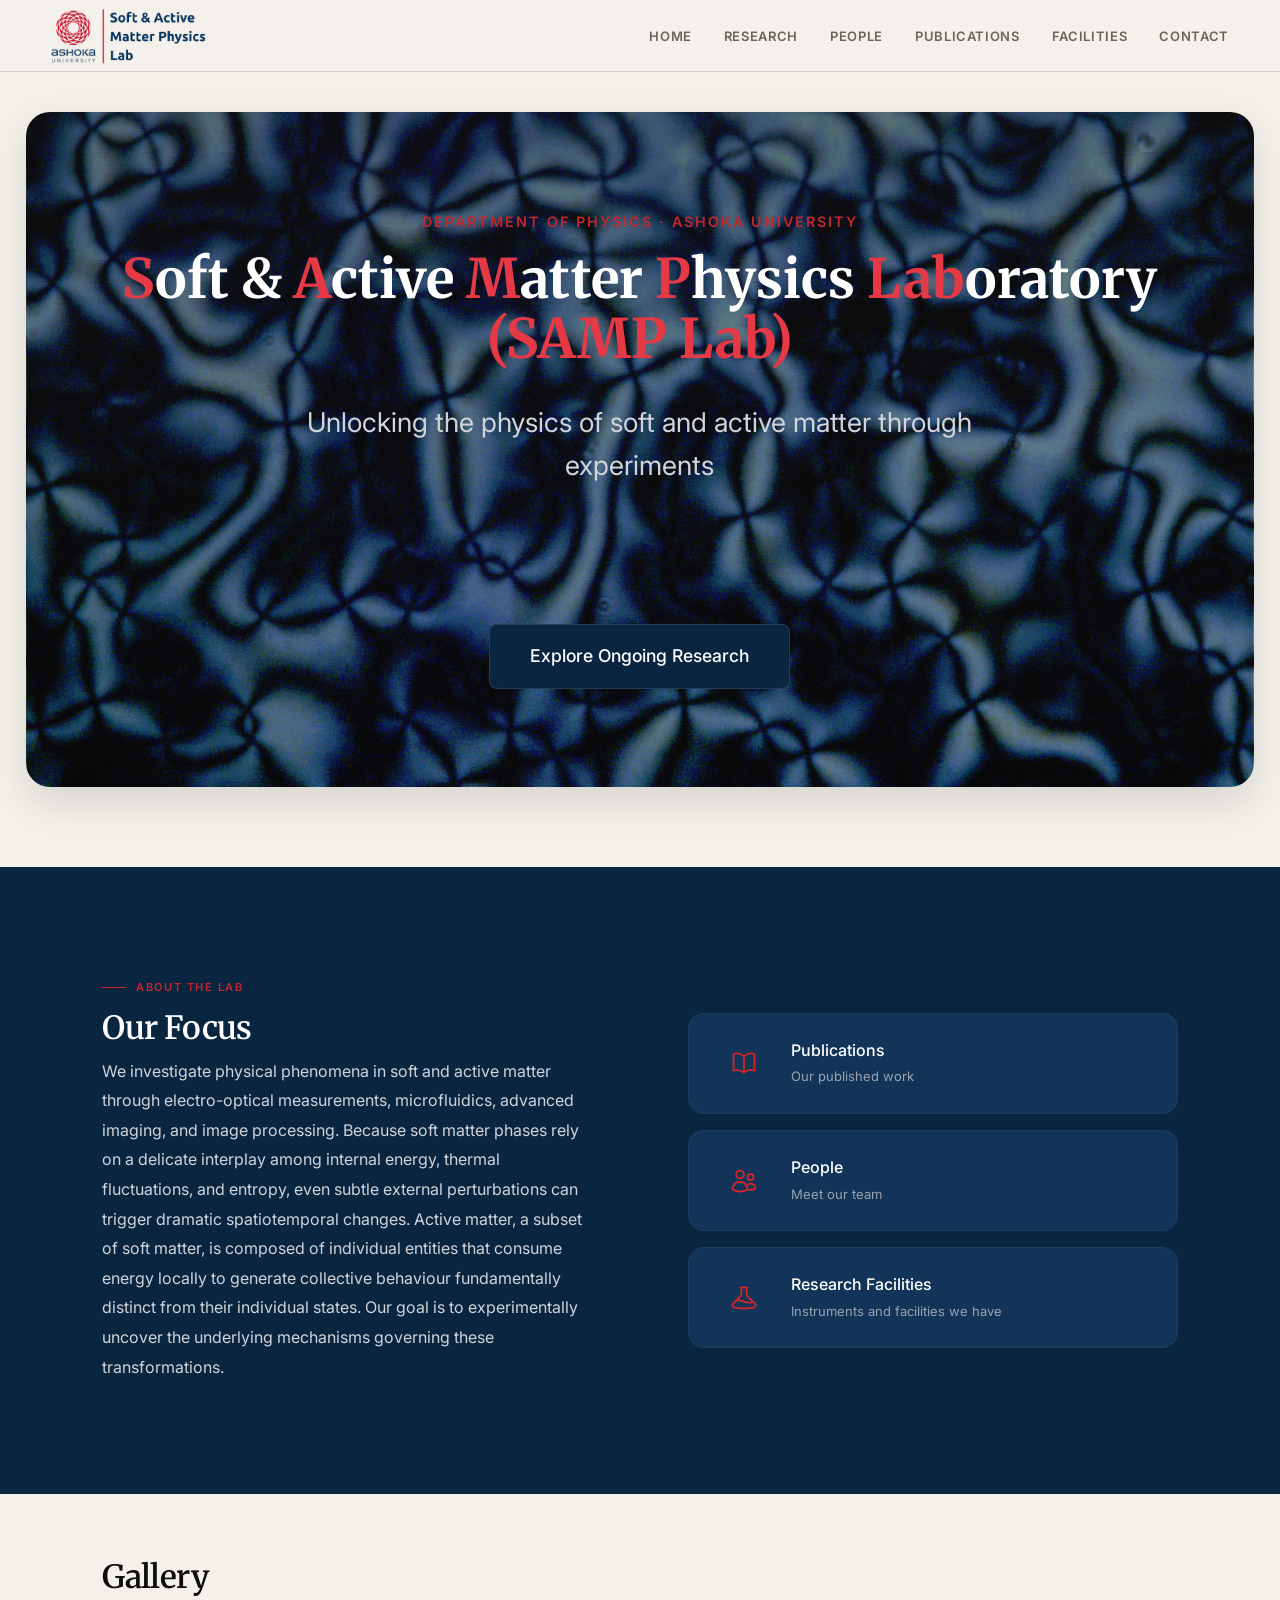
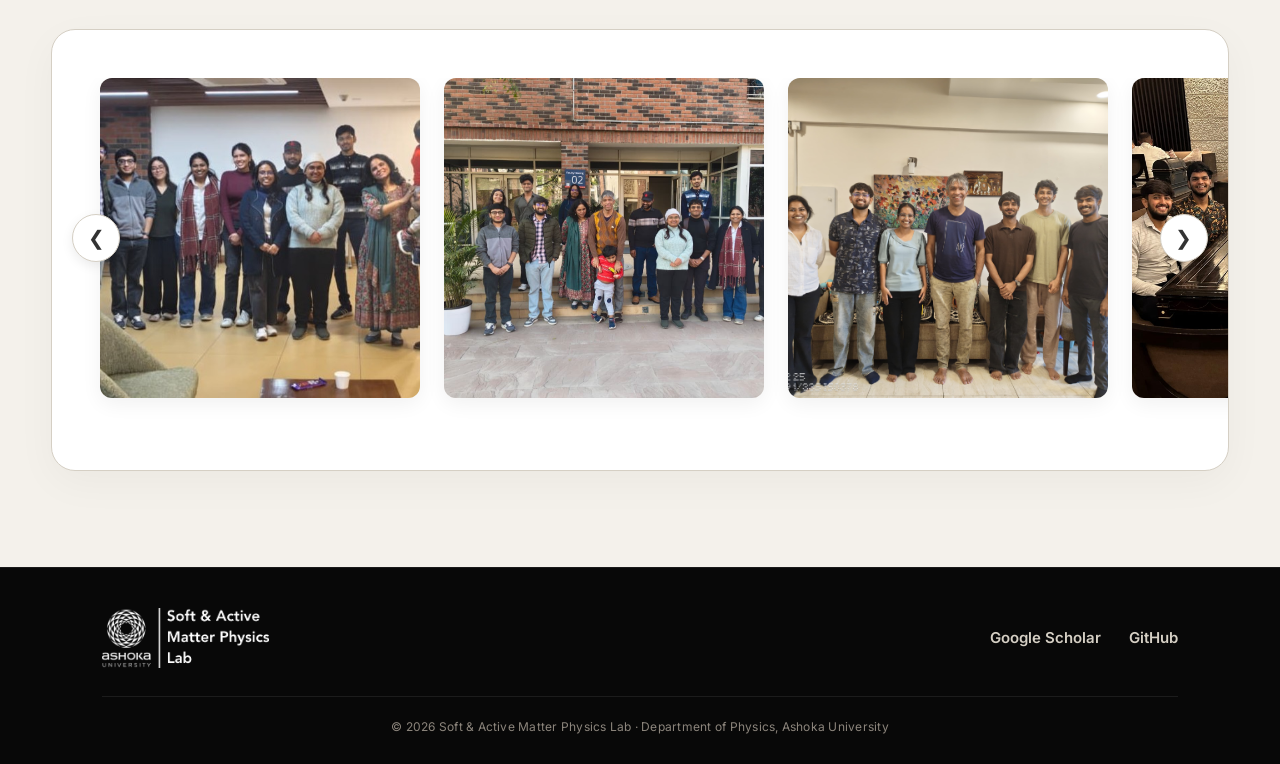
<file: index.html>
<!DOCTYPE html>
<html lang="en">
<head>
  <meta name="google-site-verification" content="LPIfTS7UHP252U6VYOwmqHzPJmOfVFOx5OlV0Sd6CPk" />
  <title>Soft & Active Matter Lab | Department of Physics | Ashoka University</title>
  <meta name="description" content="Explore the Soft and Active Matter Lab at Ashoka University. We investigate the physics of complex fluids, liquid crystals, phase transitions, and active matter.">
  <link rel="icon" type="image/png" href="images/favicon.png">
  <meta charset="UTF-8">
  <meta name="view-transition" content="same-origin">
  <meta name="viewport" content="width=device-width, initial-scale=1.0">
  <link href="https://fonts.googleapis.com/css2?family=Inter:wght@300;400;500&family=Merriweather:ital,wght@0,400;0,700;0,900;1,400&display=swap" rel="stylesheet">
  <link rel="stylesheet" href="shared.css">
</head>
<body class="page-wrapper">

<div id="preloader">
  <div class="preloader-content">
    <img src="images/favicon.png" alt="Lab Logo" class="preloader-logo">
  </div>
</div>

<div id="nav-placeholder"></div>

<section class="hero" id="home">
  <div class="hero-content">
    <div class="hero-eyebrow">Department of Physics · Ashoka University</div>
    
    <h1 class="hero-title">
      <span class="a-red">S</span>oft & <span class="a-red">A</span>ctive <span class="a-red">M</span>atter <span class="a-red">P</span>hysics <span class="a-red">Lab</span>oratory <span class="a-red">(SAMP Lab)</span>
    </h1>
    
    <p class="hero-description">Unlocking the physics of soft and active matter through experiments</p>
    
    <a href="research.html" class="hero-cta">Explore Ongoing Research</a>
  </div>
</section>

<section class="about-strip">
  <div>
    <div class="section-label">About the Lab</div>
    <h2 class="section-title">Our Focus</h2>
    <div class="about-text">
      <p>We investigate physical phenomena in soft and active matter through electro-optical measurements, microfluidics, advanced imaging, and image processing. Because soft matter phases rely on a delicate interplay among internal energy, thermal fluctuations, and entropy, even subtle external perturbations can trigger dramatic spatiotemporal changes. Active matter, a subset of soft matter, is composed of individual entities that consume energy locally to generate collective behaviour fundamentally distinct from their individual states. Our goal is to experimentally uncover the underlying mechanisms governing these transformations.</p>
    </div>
  </div>
  
  <div class="about-right">
    <div class="about-pillars">
      <a href="publications.html" class="pillar">
        <div class="pillar-icon t">

          <svg width="28" height="28" xmlns="http://www.w3.org/2000/svg" fill="none" viewBox="0 0 24 24" stroke="currentColor" stroke-width="1.5">
            <path stroke-linecap="round" stroke-linejoin="round" d="M12 6.042A8.967 8.967 0 006 3.75c-1.052 0-2.062.18-3 .512v14.25A8.987 8.987 0 016 18c2.305 0 4.408.867 6 2.292m0-14.25a8.966 8.966 0 016-2.292c1.052 0 2.062.18 3 .512v14.25A8.987 8.987 0 0018 18a8.967 8.967 0 00-6 2.292m0-14.25v14.25" />
          </svg>
        </div>
        <div class="pillar-text"><strong>Publications</strong><span>Our published work</span></div>
      </a>

      <a href="people.html" class="pillar">
        <div class="pillar-icon r">

          <svg width="28" height="28" xmlns="http://www.w3.org/2000/svg" fill="none" viewBox="0 0 24 24" stroke="currentColor" stroke-width="1.5">
            <path stroke-linecap="round" stroke-linejoin="round" d="M15 19.128a9.38 9.38 0 002.625.372 9.337 9.337 0 004.121-.952 4.125 4.125 0 00-7.533-2.493M15 19.128v-.003c0-1.113-.285-2.16-.786-3.07M15 19.128v.106A12.318 12.318 0 018.624 21c-2.331 0-4.512-.645-6.374-1.766l-.001-.109a6.375 6.375 0 0111.964-3.07M12 6.375a3.375 3.375 0 11-6.75 0 3.375 3.375 0 016.75 0zm8.25 2.25a2.625 2.625 0 11-5.25 0 2.625 2.625 0 015.25 0z" />
          </svg>
        </div>
        <div class="pillar-text"><strong>People</strong><span>Meet our team</span></div>
      </a>

      <a href="facilities.html" class="pillar">
        <div class="pillar-icon c">

          <svg width="28" height="28" xmlns="http://www.w3.org/2000/svg" fill="none" viewBox="0 0 24 24" stroke="currentColor" stroke-width="1.5">
            <path stroke-linecap="round" stroke-linejoin="round" d="M9.75 3.104v5.714a2.25 2.25 0 01-.659 1.591L5 14.5M9.75 3.104c-.251.023-.501.05-.75.082m.75-.082a24.301 24.301 0 014.5 0m0 0v5.714c0 .597.237 1.17.659 1.591L19.8 15.3M14.25 3.104c.251.023.501.05.75.082M19.8 15.3l-1.57.393A9.065 9.065 0 0112 15a9.065 9.065 0 00-6.23-.693L5 14.5m14.8.8l1.402 1.402c1.232 1.232.65 3.318-1.067 3.611A48.309 48.309 0 0112 21c-2.773 0-5.491-.235-8.135-.687-1.718-.293-2.3-2.379-1.067-3.61L5 14.5" />
          </svg>
        </div>
        <div class="pillar-text"><strong>Research Facilities</strong><span>Instruments and facilities we have</span></div>
      </a>
      
    </div>
  </div>
</section>

<section class="gallery-strip">
  <div class="gallery-header">
    <h2 class="section-title">Gallery</h2>
  </div>
  
  <div class="gallery-wrapper">
    <button class="gallery-arrow left-arrow" aria-label="Scroll left">&#10094;</button>
    
    <div class="gallery-track" id="gallery-container">
      <p style="padding: 0 8vw; color: var(--slate);">Loading gallery...</p>
    </div>
    
    <button class="gallery-arrow right-arrow" aria-label="Scroll right">&#10095;</button>
  </div>
</section>

<div id="image-modal" class="modal-overlay">
  <span class="modal-close">&times;</span>
  <img class="modal-content" id="expanded-img" alt="Expanded laboratory view">
  <div id="modal-caption"></div>
</div>

<div id="footer-placeholder"></div>

<script>
  function hidePreloader() {
    const preloader = document.getElementById('preloader');
    if (preloader && !preloader.classList.contains('hidden')) {
      preloader.classList.add('hidden');
      setTimeout(() => preloader.style.display = 'none', 400);
    }
  }
  
  const galleryPromise = fetch('data/gallery.json')
    .then(res => res.json())
    .then(data => {
      document.getElementById('gallery-container').innerHTML = data.map(img => `
        <div class="gallery-item">
          <img src="${img.src}" alt="${img.alt}" onerror="this.onerror=null; this.src='images/placeholder.jpg'">
        </div>
      `).join('');
    }).catch(err => {
      document.getElementById('gallery-container').innerHTML = '<p style="padding: 0 8vw; color: var(--slate);">Gallery temporarily unavailable.</p>';
    });

  const track = document.getElementById('gallery-container');
  const leftArrow = document.querySelector('.left-arrow');
  const rightArrow = document.querySelector('.right-arrow');

  if (track && leftArrow && rightArrow) {
    rightArrow.addEventListener('click', () => {
      track.scrollBy({ left: 344, behavior: 'smooth' });
    });

    leftArrow.addEventListener('click', () => {
      track.scrollBy({ left: -344, behavior: 'smooth' });
    });
  }

  const modal = document.getElementById("image-modal");
  const modalImg = document.getElementById("expanded-img");
  const captionText = document.getElementById("modal-caption");

  document.getElementById('gallery-container').addEventListener('click', function(e) {
    if (e.target.tagName === 'IMG') {
      modal.style.display = "flex";
      setTimeout(() => modal.classList.add('active'), 10);
      modalImg.src = e.target.src;
      captionText.innerHTML = e.target.alt || "";
    }
  });

  const hideModal = () => {
    modal.classList.remove('active');
    setTimeout(() => modal.style.display = "none", 300);
  };

  document.querySelector(".modal-close").addEventListener('click', hideModal);
  modal.addEventListener('click', function(e) {
    if (e.target === modal) hideModal();
  });
  
  const navPromise = fetch('nav.html')
    .then(response => response.text())
    .then(data => {
      document.getElementById('nav-placeholder').outerHTML = data;
      const hamburger = document.getElementById('hamburger');
      if (hamburger) {
        hamburger.addEventListener('click', function() {
          document.getElementById('nav-links').classList.toggle('active');
          this.classList.toggle('open');
        });
      }
    })
    .catch(err => console.error('Failed to mount nav component:', err));

  const footerPromise = fetch('footer.html')
    .then(response => response.text())
    .then(data => {
      document.getElementById('footer-placeholder').outerHTML = data;
    })
    .catch(err => console.error('Failed to mount footer component:', err));

  const windowLoadPromise = new Promise(resolve => window.addEventListener('load', resolve));
  Promise.all([windowLoadPromise, galleryPromise, navPromise, footerPromise])
    .finally(() => {
      hidePreloader();
    });
</script>
</body>
</html>
</file>
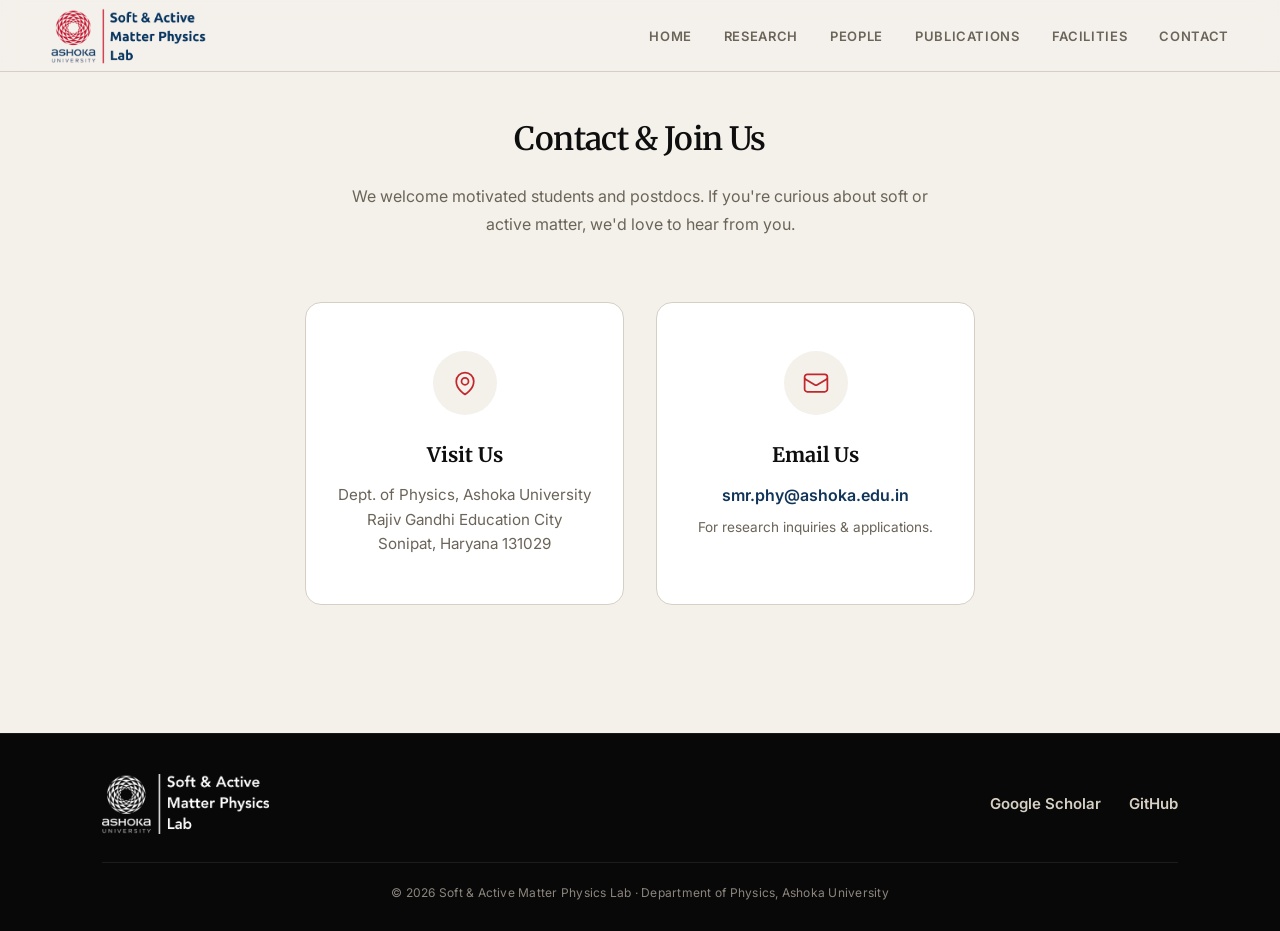
<file: contact.html>
<!DOCTYPE html>
<html lang="en">
<head>
<title>Contact & Join Us | Soft & Active Matter Lab | Ashoka University</title>
<meta name="description" content="Reach out to the Soft Matter Lab at Ashoka University in Sonipat. We welcome motivated students and postdocs interested in experimental physics.">
<link rel="icon" type="image/png" href="images/favicon.png">
<meta charset="UTF-8">
<meta name="view-transition" content="same-origin">
<meta name="viewport" content="width=device-width, initial-scale=1.0">
<link href="https://fonts.googleapis.com/css2?family=Inter:wght@300;400;500&family=Merriweather:ital,wght@0,400;0,700;0,900;1,400&display=swap" rel="stylesheet">
<link rel="stylesheet" href="shared.css">
</head>
<body class="page-wrapper">

<!-- Preloader Overlay -->
<div id="preloader">
  <div class="preloader-content">
    <img src="images/favicon.png" alt="Lab Logo" class="preloader-logo">
  </div>
</div>

<div id="nav-placeholder"></div>

<main class="page-content contact-page">
  <div class="contact-header">
    <h2 class="section-title" style="text-align: center;">Contact & Join Us</h2>
    <p class="section-intro" style="margin: 1.5rem auto 0; text-align: center;">
      We welcome motivated students and postdocs. If you're curious about soft or active matter, we'd love to hear from you.
    </p>
  </div>

  <div class="contact-grid">
    
    <!-- Location Card (Clickable to Google Maps) -->
    <a href="https://maps.google.com/?q=Ashoka+University+Sonipat+Haryana+131029" 
       target="_blank" 
       rel="noopener noreferrer" 
       class="contact-card contact-card-link">
      <div class="contact-icon">
        <svg width="28" height="28" xmlns="http://www.w3.org/2000/svg" fill="none" viewBox="0 0 24 24" stroke="currentColor">
          <path stroke-linecap="round" stroke-linejoin="round" d="M15 10.5a3 3 0 11-6 0 3 3 0 016 0z" />
          <path stroke-linecap="round" stroke-linejoin="round" d="M19.5 10.5c0 7.142-7.5 11.25-7.5 11.25S4.5 17.642 4.5 10.5a7.5 7.5 0 1115 0z" />
        </svg>
      </div>
      <div class="contact-card-content">
        <h3>Visit Us</h3>
        <p>Dept. of Physics, Ashoka University<br>Rajiv Gandhi Education City<br>Sonipat, Haryana 131029</p>
      </div>
    </a>

    <!-- Email Card (Clickable to Mail App) -->
    <a href="mailto:smr.phy@ashoka.edu.in" 
       class="contact-card contact-card-link">
      <div class="contact-icon">
        <svg width="28" height="28" xmlns="http://www.w3.org/2000/svg" fill="none" viewBox="0 0 24 24" stroke="currentColor">
          <path stroke-linecap="round" stroke-linejoin="round" d="M21.75 6.75v10.5a2.25 2.25 0 01-2.25 2.25h-15a2.25 2.25 0 01-2.25-2.25V6.75m19.5 0A2.25 2.25 0 0019.5 4.5h-15a2.25 2.25 0 00-2.25 2.25m19.5 0v.243a2.25 2.25 0 01-1.07 1.916l-7.5 4.615a2.25 2.25 0 01-2.36 0L3.32 8.91a2.25 2.25 0 01-1.07-1.916V6.75" />
        </svg>
      </div>
      <div class="contact-card-content">
        <h3>Email Us</h3>
        <span class="email-address">smr.phy@ashoka.edu.in</span>
        <p class="sub-text">For research inquiries & applications.</p>
      </div>
    </a>

  </div>
    
</main>

<div id="footer-placeholder"></div>

<script>
  // Hide preloader helper
  function hidePreloader() {
    const preloader = document.getElementById('preloader');
    if (preloader && !preloader.classList.contains('hidden')) {
      preloader.classList.add('hidden');
      setTimeout(() => preloader.style.display = 'none', 400);
    }
  }

  // Load Navigation
  const navPromise = fetch('nav.html')
    .then(r => r.text())
    .then(data => {
      document.getElementById('nav-placeholder').outerHTML = data;
      const hamburger = document.getElementById('hamburger');
      if (hamburger) {
        hamburger.addEventListener('click', function() {
          document.getElementById('nav-links').classList.toggle('active'); 
          this.classList.toggle('open');
        });
      }
    })
    .catch(err => console.error('Error loading navigation:', err));

  // Load Footer
  const footerPromise = fetch('footer.html')
    .then(r => r.text())
    .then(data => { 
      document.getElementById('footer-placeholder').outerHTML = data; 
    })
    .catch(err => console.error('Error loading footer:', err));

  // Preloader Resolution
  const windowLoadPromise = new Promise(resolve => window.addEventListener('load', resolve));

  Promise.all([windowLoadPromise, navPromise, footerPromise])
    .finally(() => {
      hidePreloader();
    });
</script>

</body>
</html>
</file>
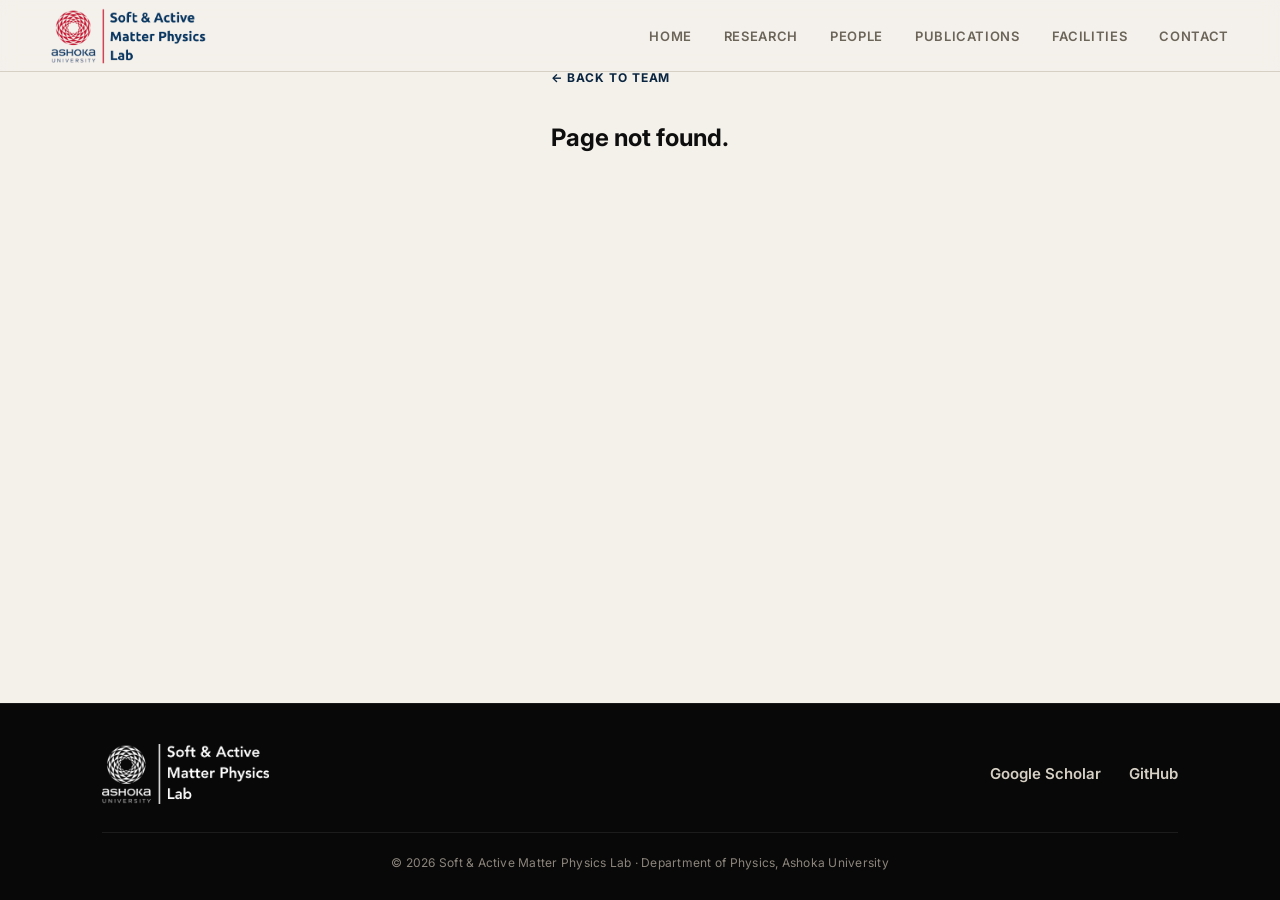
<file: profile.html>
<!DOCTYPE html>
<html lang="en">
<head>
  <meta charset="UTF-8">
  <meta name="viewport" content="width=device-width, initial-scale=1.0">
  <meta name="view-transition" content="same-origin">
  
  <script>
    // Fixes relative file paths (CSS, JSON, images) when inside /profile/ subfolder
    if (window.location.pathname.includes('/profile/')) {
      document.write('<base href="../">');
    }
  </script>

  <link rel="icon" type="image/png" href="images/favicon.png">
  <link href="https://fonts.googleapis.com/css2?family=Inter:wght@300;400;500&family=Merriweather:ital,wght@0,400;0,700;0,900;1,400&display=swap" rel="stylesheet">
  <link rel="stylesheet" href="shared.css">
  
  <title>Profile | Soft Matter Lab</title>
</head>
<body class="page-wrapper">

<div id="nav-placeholder"></div>

<section class="page-content" style="max-width: 800px; margin: 4rem auto; padding: 0 1.5rem;">
  <a href="people.html" style="display: inline-block; margin-bottom: 2rem; color: var(--teal); font-weight: 700; text-decoration: none; text-transform: uppercase; font-size: 12px; letter-spacing: 0.08em;">← Back to Team</a>
  
  <div id="profile-container">
    <p>Loading profile...</p>
  </div>
</section>

<div id="footer-placeholder"></div>

<script>
  // Clean slugifier that strips special characters like dots (Dr. -> dr)
  const slugify = (str) => str.toLowerCase()
    .trim()
    .replace(/[^\w\s-]/g, '')
    .replace(/\s+/g, '-');

  // Extract slug from URL path (e.g., extracts "ankit" or "ankit-gupta" from /profile/ankit)
  const pathSegments = window.location.pathname.split('/').filter(Boolean);
  const profileIndex = pathSegments.indexOf('profile');
  const targetSlug = profileIndex !== -1 && pathSegments[profileIndex + 1] 
    ? decodeURIComponent(pathSegments[profileIndex + 1]).toLowerCase() 
    : '';

  const container = document.getElementById('profile-container');

  if (!targetSlug) {
    container.innerHTML = '<h2 style="color: var(--ink);">Page not found.</h2>';
  } else {
    Promise.all([
      fetch('data/people.json').then(res => res.json()).catch(() => []),
      fetch('data/alumni.json').then(res => res.json()).catch(() => [])
    ])
    .then(([people, alumni]) => {
      const allMembers = [...people, ...alumni];
      
      // Flexible matching: matches full slug ("ankit-gupta"), first name ("ankit"), or last name ("gupta")
      const person = allMembers.find(p => {
        const fullSlug = slugify(p.name);
        const nameParts = p.name.toLowerCase().trim().split(' ').map(part => part.replace(/[^\w]/g, ''));
        const firstName = nameParts[0];
        const lastName = nameParts[nameParts.length - 1];

        return fullSlug === targetSlug || firstName === targetSlug || lastName === targetSlug;
      });

      if (person) {
        document.title = `${person.name} | Soft Matter Lab`;
        
        container.innerHTML = `
          <div style="background: #fff; padding: 3rem 2.5rem; border-radius: 16px; border: 1px solid var(--border); box-shadow: 0 10px 30px rgba(0,0,0,0.03);">
            <div style="display: flex; gap: 2rem; align-items: center; margin-bottom: 2rem; flex-wrap: wrap;">
              <img src="${person.image}" alt="${person.name}" style="width: 130px; height: 130px; border-radius: 50%; object-fit: cover; border: 3px solid var(--mist);" onerror="this.onerror=null; this.src='images/placeholder.jpg'">
              <div>
                <h1 style="font-size: 2rem; color: var(--ink); margin: 0 0 0.25rem 0;">${person.name}</h1>
                <div style="font-size: 0.9rem; color: var(--teal); font-weight: 700; text-transform: uppercase; letter-spacing: 0.08em;">${person.role}</div>
              </div>
            </div>

            <div style="border-top: 1px solid var(--border); padding-top: 2rem;">
              <h3 style="font-size: 1rem; color: var(--ink); margin-bottom: 0.75rem;">Biography</h3>
              <p style="font-size: 0.95rem; color: var(--slate); line-height: 1.7; margin: 0 0 2rem 0;">${person.bio || 'No biography available.'}</p>
            </div>

            <div class="team-links" style="display: flex; gap: 1rem;">
              ${person.scholar ? `<a href="${person.scholar}" target="_blank" rel="noopener" style="font-size: 11px; font-weight: 700; color: var(--teal); text-decoration: none; text-transform: uppercase; letter-spacing: 0.08em;">Google Scholar</a>` : ''}
              ${person.linkedin ? `<a href="${person.linkedin}" target="_blank" rel="noopener" style="font-size: 11px; font-weight: 700; color: var(--teal); text-decoration: none; text-transform: uppercase; letter-spacing: 0.08em;">LinkedIn</a>` : ''}
            </div>
          </div>
        `;
      } else {
        container.innerHTML = '<h2 style="color: var(--ink);">Member not found.</h2>';
      }
    })
    .catch(err => {
      console.error(err);
      container.innerHTML = '<p style="color: var(--slate);">Error loading profile details.</p>';
    });
  }

  Promise.all([
    fetch('nav.html').then(r => r.text()),
    fetch('footer.html').then(r => r.text())
  ]).then(([navHtml, footerHtml]) => {
    document.getElementById('nav-placeholder').outerHTML = navHtml;
    document.getElementById('footer-placeholder').outerHTML = footerHtml;
  });
</script>
</body>
</html>
</file>
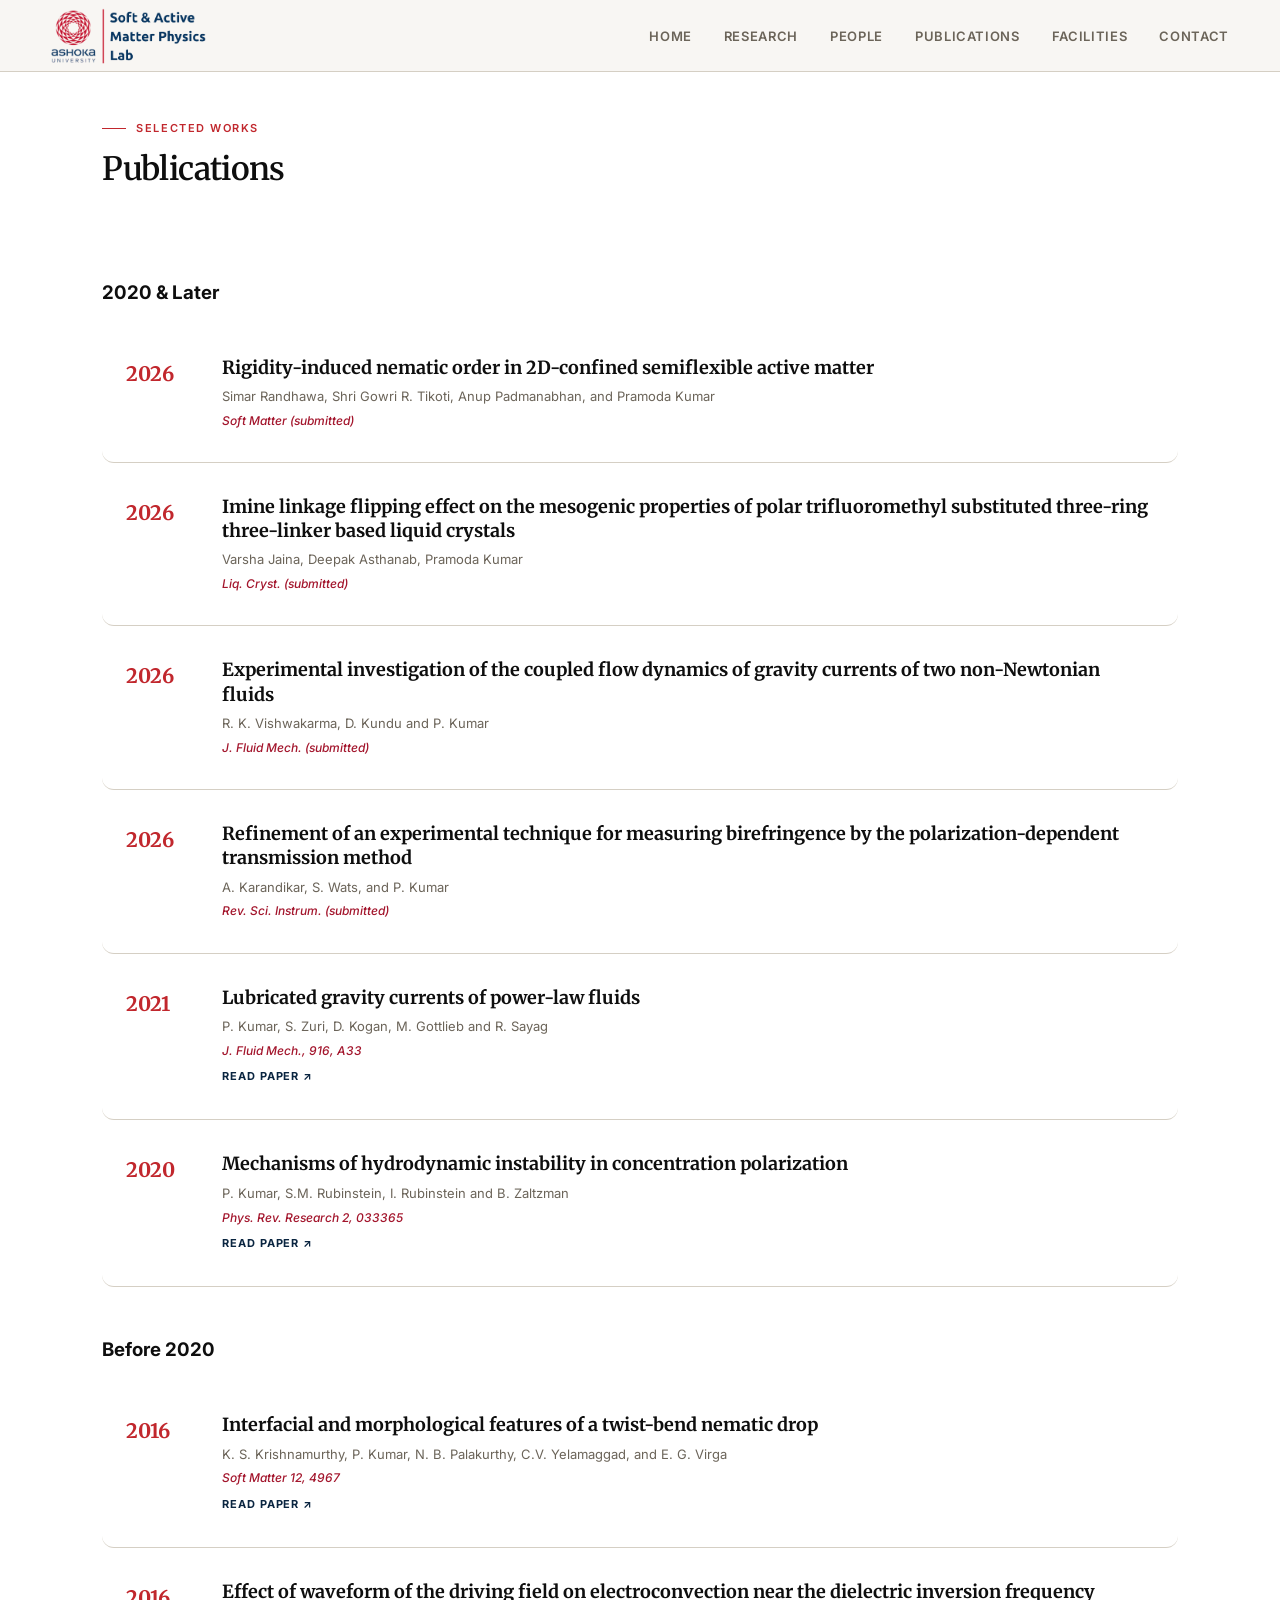
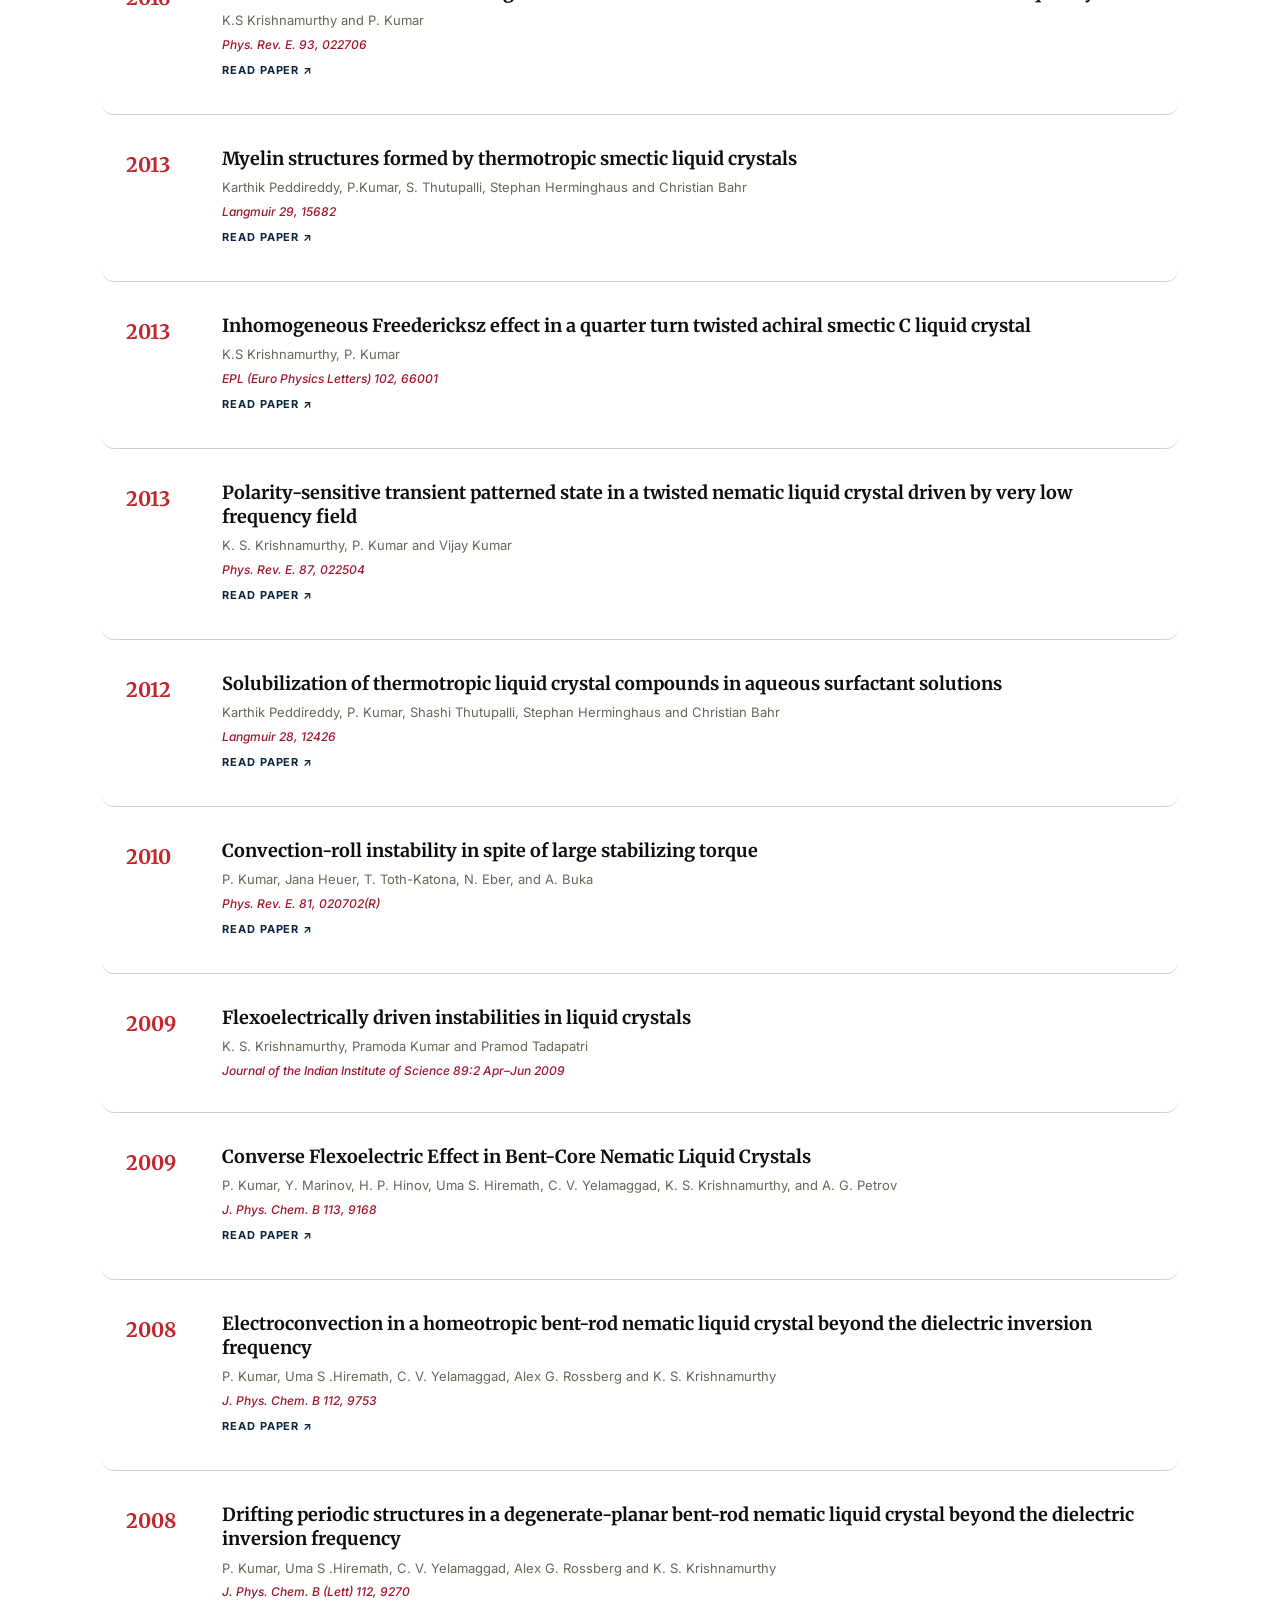
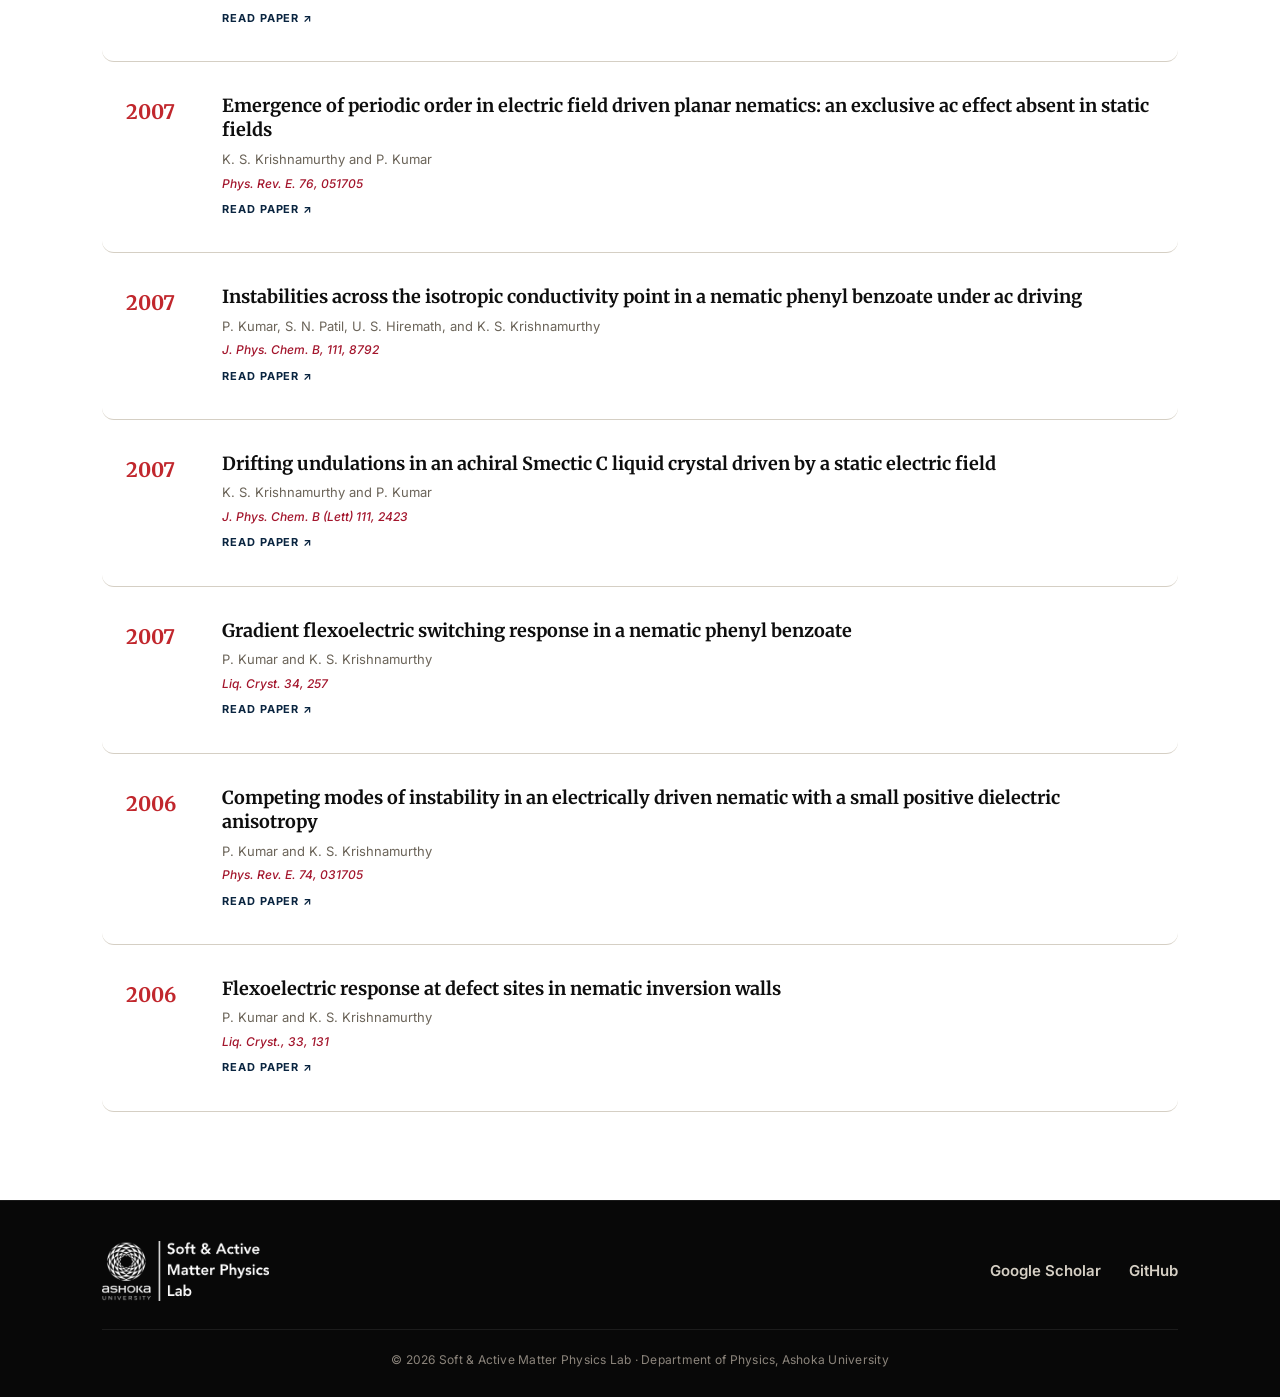
<file: publications.html>
<!DOCTYPE html>
<html lang="en">
<head>
<title>Publications & Papers | Soft Matter Lab | Ashoka University</title>
<meta name="description" content="Read the latest published research, academic journals, and scientific papers from the Ashoka University Soft Matter Lab.">
<link rel="icon" type="image/png" href="images/favicon.png">
<meta charset="UTF-8">
<meta name="view-transition" content="same-origin">
<meta name="viewport" content="width=device-width, initial-scale=1.0">
<link href="https://fonts.googleapis.com/css2?family=Inter:wght@300;400;500&family=Merriweather:ital,wght@0,400;0,700;0,900;1,400&display=swap" rel="stylesheet">
<link rel="stylesheet" href="shared.css">
</head>
<body class="page-wrapper">

<!-- Preloader Overlay -->
<div id="preloader">
  <div class="preloader-content">
    <img src="images/favicon.png" alt="Lab Logo" class="preloader-logo">
  </div>
</div>

<div id="nav-placeholder"></div>

<section id="publications" class="page-content">
  <div class="pubs-header">
    <div>
      <div class="section-label">Selected Works</div>
      <h2 class="section-title">Publications</h2>
    </div>
  </div>
  
  <div class="pub-list" id="pubs-container"><p>Loading publications...</p></div>
</section>

<div id="footer-placeholder"></div>

<script>
  // Hide preloader helper
  function hidePreloader() {
    const preloader = document.getElementById('preloader');
    if (preloader && !preloader.classList.contains('hidden')) {
      preloader.classList.add('hidden');
      setTimeout(() => preloader.style.display = 'none', 400);
    }
  }

  // Helper function to render a single publication item
  function renderPubItem(pub) {
    return `
      <div class="pub-item">
        <div class="pub-year">${pub.year}</div>
        <div>
          <a href="${pub.link}" target="_blank" rel="noopener noreferrer" style="text-decoration: none; color: inherit;">
            <div class="pub-title">${pub.title}</div>
          </a>
          <div class="pub-authors">${pub.authors}</div>
          <div class="pub-journal">${pub.journal}</div>
          ${pub.link ? `<a href="${pub.link}" target="_blank" rel="noopener noreferrer" class="pub-read-more">Read Paper ↗</a>` : ''}
        </div>
      </div>
    `;
  }

  // Fetch Publications Data
  const pubsPromise = fetch('data/publications.json')
    .then(res => res.json())
    .then(data => {
      // Filter publications by year
      const recentPubs = data.filter(pub => parseInt(pub.year, 10) >= 2020);
      const olderPubs = data.filter(pub => parseInt(pub.year, 10) < 2020);

      let htmlContent = '';

      // Section: 2020 and Later
      if (recentPubs.length > 0) {
        htmlContent += `<h3 class="pub-category-heading" style="margin-top: 2rem; margin-bottom: 1rem;">2020 &amp; Later</h3>`;
        htmlContent += recentPubs.map(renderPubItem).join('');
      }

      // Section: Before 2020
      if (olderPubs.length > 0) {
        htmlContent += `<h3 class="pub-category-heading" style="margin-top: 3rem; margin-bottom: 1rem;">Before 2020</h3>`;
        htmlContent += olderPubs.map(renderPubItem).join('');
      }

      document.getElementById('pubs-container').innerHTML = htmlContent || '<p>No publications found.</p>';
    })
    .catch(err => {
      console.error('Error loading publications:', err);
      document.getElementById('pubs-container').innerHTML = '<p>Error loading publications.</p>';
    });

  // Fetch Navigation Component
  const navPromise = fetch('nav.html')
    .then(r => r.text())
    .then(data => {
      document.getElementById('nav-placeholder').outerHTML = data;
      const hamburger = document.getElementById('hamburger');
      if (hamburger) {
        hamburger.addEventListener('click', function() {
          document.getElementById('nav-links').classList.toggle('active'); 
          this.classList.toggle('open');
        });
      }
    })
    .catch(err => console.error('Error loading navigation:', err));

  // Fetch Footer Component
  const footerPromise = fetch('footer.html')
    .then(r => r.text())
    .then(data => { 
      document.getElementById('footer-placeholder').outerHTML = data; 
    })
    .catch(err => console.error('Error loading footer:', err));

  // Preloader Resolution
  const windowLoadPromise = new Promise(resolve => window.addEventListener('load', resolve));

  Promise.all([windowLoadPromise, pubsPromise, navPromise, footerPromise])
    .finally(() => {
      hidePreloader();
    });
</script>
</body>
</html>
</file>
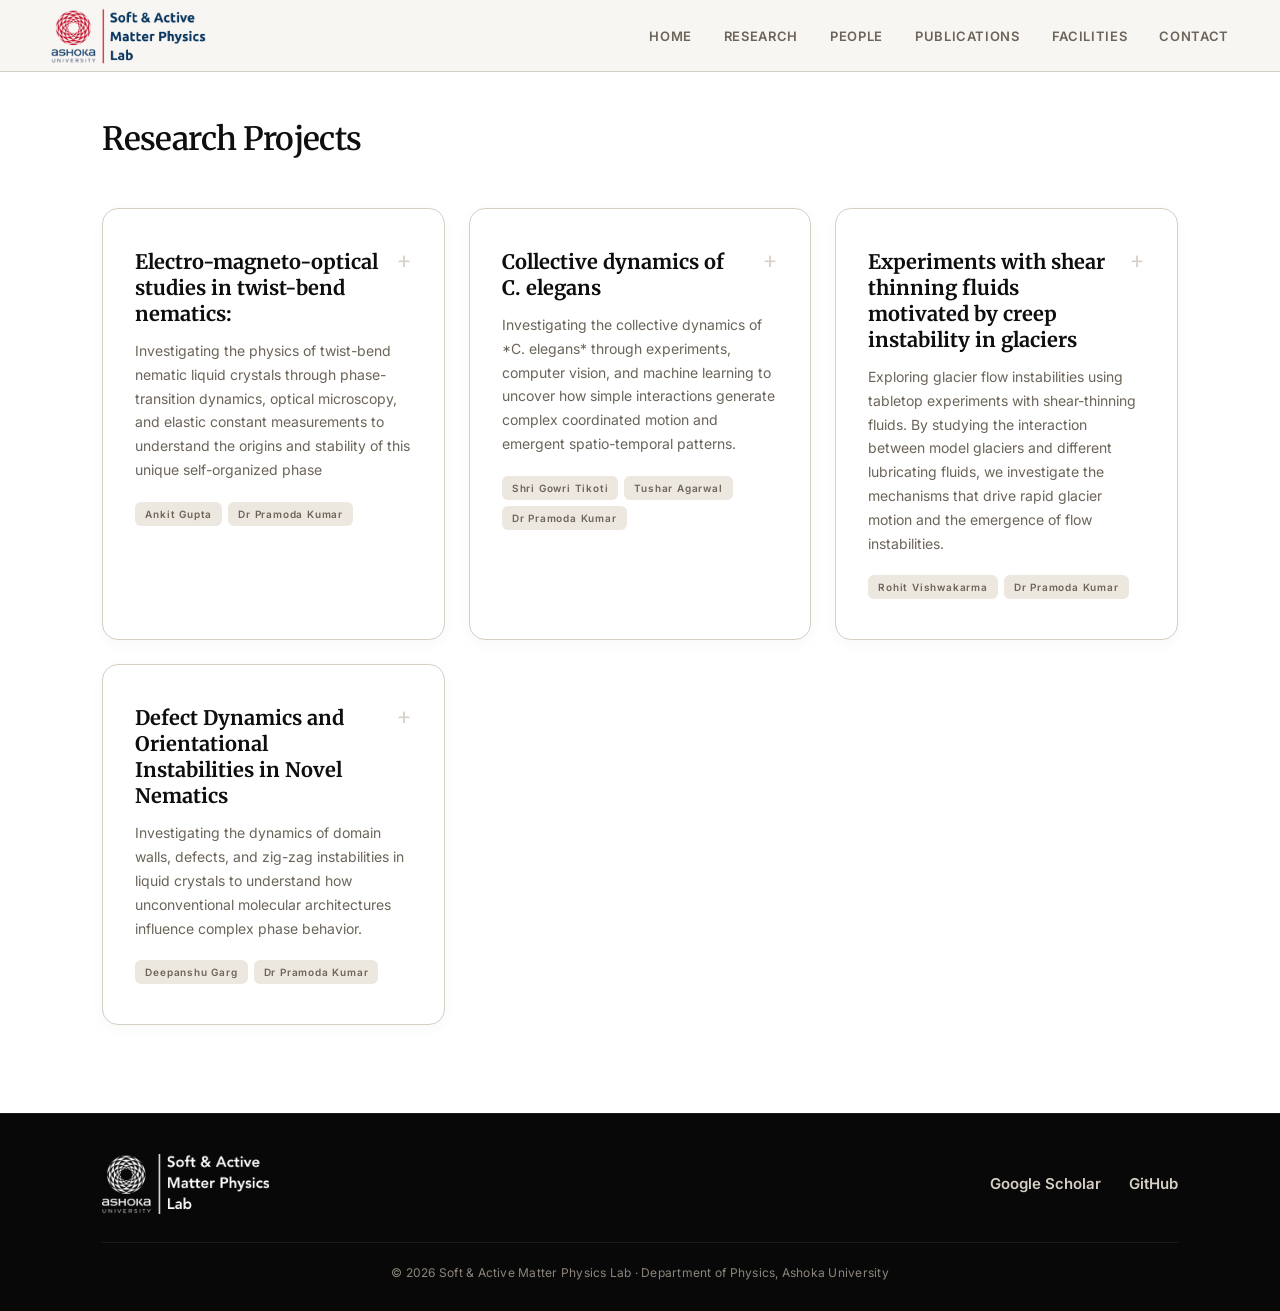
<file: research.html>
<!DOCTYPE html>
<html lang="en">
<head>
<title>Research Themes | Soft & Active Matter Physics Lab (SAMP) | Ashoka University</title>
<meta name="description" content="Discover our ongoing experimental physics research in soft and active matter, liquid crystal dynamics, and phase transitions at Ashoka University.">
<link rel="icon" type="image/png" href="images/favicon.png">
<meta charset="UTF-8">
<meta name="view-transition" content="same-origin">
<meta name="viewport" content="width=device-width, initial-scale=1.0">
<link href="https://fonts.googleapis.com/css2?family=Inter:wght@300;400;500&family=Merriweather:ital,wght@0,400;0,700;0,900;1,400&display=swap" rel="stylesheet">
<link rel="stylesheet" href="shared.css">
</head>
<body class="page-wrapper">

<div id="preloader">
  <div class="preloader-content">
    <img src="images/favicon.png" alt="Lab Logo" class="preloader-logo">
  </div>
</div>

<div id="nav-placeholder"></div>

<section id="research" class="page-content">
  <div class="research-header">
    <div>
      <h2 class="section-title">Research Projects</h2>
    </div>
  </div>
  
  <div class="research-grid" id="research-container">
    <p style="grid-column: 1/-1;">Loading research data...</p>
  </div>
</section>

<div id="footer-placeholder"></div>

<script>
  function hidePreloader() {
    const preloader = document.getElementById('preloader');
    if (preloader && !preloader.classList.contains('hidden')) {
      preloader.classList.add('hidden');
      setTimeout(() => preloader.style.display = 'none', 400);
    }
  }
  
  const researchPromise = fetch('data/research.json')
    .then(res => res.json())
    .then(data => {
      const container = document.getElementById('research-container');
      container.innerHTML = data.map(res => `
        <div class="research-card ${res.color}">
        
          <div class="rc-title">${res.title}</div>
          <p class="rc-desc">${res.desc}</p>
          <div class="rc-tags">${res.tags.map(t => `<span class="rc-tag">${t}</span>`).join('')}</div>
          <div class="rc-details"><p>${res.details}</p></div>
        </div>
      `).join('');
      
      container.addEventListener('click', function(e) {
        const clickedCard = e.target.closest('.research-card');
        if (!clickedCard) return;
        container.querySelectorAll('.research-card').forEach(card => {
          if (card !== clickedCard) card.classList.remove('expanded');
        });
        clickedCard.classList.toggle('expanded');
      });
    })
    .catch(err => {
      console.log('Error loading research data:', err);
      document.getElementById('research-container').innerHTML = '<p style="grid-column: 1/-1;">Failed to load research data.</p>';
    });

  const navPromise = fetch('nav.html')
    .then(r => r.text())
    .then(data => {
      document.getElementById('nav-placeholder').outerHTML = data;
      const hamburger = document.getElementById('hamburger');
      if (hamburger) {
        hamburger.addEventListener('click', function() {
          document.getElementById('nav-links').classList.toggle('active');
          this.classList.toggle('open');
        });
      }
    })
    .catch(err => console.error('Error loading navigation:', err));

  const footerPromise = fetch('footer.html')
    .then(r => r.text())
    .then(data => { 
      document.getElementById('footer-placeholder').outerHTML = data; 
    })
    .catch(err => console.error('Error loading footer:', err));

  const windowLoadPromise = new Promise(resolve => window.addEventListener('load', resolve));

  Promise.all([windowLoadPromise, researchPromise, navPromise, footerPromise])
    .finally(() => {
      hidePreloader();
    });
</script>
</body>
</html>
</file>
<file: shared.css>
/*BASE SETTINGS & VARIABLES*/
*, *::before, *::after { 
  box-sizing: border-box; 
  margin: 0; 
  padding: 0; 
}

:root {
  --ink: #0e0e0e;
  --ink2: #2a2a2a;
  --mist: #f4f1eb;
  --warm: #ede8df;
  
  /* Ashoka Red */
  --gold: #c1272d;
  --gold2: #a3152c;

  /* Ashoka Blue */
  --teal: #0a2540;
  --teal2: #113458;
  
  /* Accents */
  --rose: #b5503a;
  --purple: #4a3b7a;
  --slate: #6b6459;
  --border: #d5cfc4;
}

html {
  scroll-behavior: smooth;
}

body {
  font-family: 'Inter', sans-serif;
  background: var(--mist);
  color: var(--ink);
  line-height: 1.6;
  overflow-x: hidden;
  -webkit-font-smoothing: antialiased;
  -moz-osx-font-smoothing: grayscale;
}

/* PRELOADER OVERLAY */
#preloader {
  position: fixed;
  top: 0;
  left: 0;
  width: 100vw;
  height: 100vh;
  background-color: var(--mist);
  display: flex;
  justify-content: center;
  align-items: center;
  z-index: 9999; /* Floats above fixed navbar */
  opacity: 1;
  visibility: visible;
  transition: opacity 0.4s ease, visibility 0.4s ease;
}

#preloader.hidden {
  opacity: 0;
  visibility: hidden;
}

.preloader-content {
  display: flex;
  justify-content: center;
  align-items: center;
}

/* Pulsing Logo */
.preloader-logo {
  width: 90px;
  height: auto;
  animation: preloader-pulse 1.8s infinite ease-in-out;
}

@keyframes preloader-pulse {
  0%, 100% { 
    transform: scale(1); 
    opacity: 0.85; 
  }
  50% { 
    transform: scale(1.08); 
    opacity: 1; 
  }
}

/*SMOOTH PAGE TRANSITIONS*/
@view-transition {
  navigation: auto;
}

::view-transition-old(root) {
  animation: fade-out 0.2s ease-out both;
}
::view-transition-new(root) {
  animation: fade-in 0.2s ease-in both;
}

@keyframes fade-in {
  from { opacity: 0; transform: translateY(5px); }
  to { opacity: 1; transform: translateY(0); }
}
@keyframes fade-out {
  from { opacity: 1; }
  to { opacity: 0; }
}

/*PAGE LAYOUT UTILITIES & TYPOGRAPHY*/
.page-wrapper {
  display: flex;
  flex-direction: column;
  min-height: 100vh;
}
.page-content {
  padding-top: 120px;
  flex-grow: 1;
}
.spacing-bottom-lg {
  margin-bottom: 3rem;
}
.footer-bottom {
  margin-top: auto;
}

.nav-logo, 
.hero-title, 
.hero-stat-num, 
.section-title, 
.rc-number, 
.rc-title, 
.team-name, 
.pub-year, 
.pub-title, 
.news-title,
.facility-title {
  font-family: 'Merriweather', serif;
}

/*NAVIGATION BAR*/
nav {
  position: fixed; top: 0; left: 0; right: 0; z-index: 100;
  background: rgba(244,241,235,0.60);
  backdrop-filter: blur(8px);
  -webkit-backdrop-filter: blur(12px);
  border-bottom: 1px solid var(--border);
  padding: 0 4vw;
  height: 72px;
  display: flex; align-items: center; justify-content: space-between;
}
.nav-logo {
  font-size: 18px; font-weight: 700;
  letter-spacing: -0.3px;
  color: var(--ink);
  line-height: 1.2;
}
.nav-logo a { 
  text-decoration: none; 
  color: inherit; 
  display: flex; 
  align-items: center; 
  gap: 8px;
}
.nav-logo span { color: var(--teal); }
.nav-links { display: flex; gap: 2rem; list-style: none; }
.nav-links a {
  text-decoration: none; font-size: 13px; font-weight: 600;
  color: var(--slate); letter-spacing: 0.05em; text-transform: uppercase;
  transition: color 0.2s;
}
.nav-links a:hover { color: var(--teal); }

.hamburger {
  display: none;
  flex-direction: column;
  gap: 5px;
  cursor: pointer;
  z-index: 101;
}
.hamburger span {
  width: 24px;
  height: 2px;
  background: var(--ink);
  transition: all 0.3s ease;
  border-radius: 2px;
}

/*FLOATING HERO SECTION*/
.hero {
  position: relative;
  width: 96%; 
  max-width: 1800px; 
  margin: 7rem auto 5rem auto; 
  border-radius: 24px; 
  overflow: hidden; 
  box-shadow: 0 15px 40px rgba(0,0,0,0.12); 
  min-height: 75vh; 
  display: flex;
  align-items: center; 
  justify-content: center; 
  text-align: center; 
  padding: 0 4vw; 
  
  /* A dark 40% opacity tint that keeps your data image perfectly sharp and visible underneath */
  background: linear-gradient(rgba(20, 20, 20, 0.60), rgba(20, 20, 20, 0.40)), url('images/homepage.webp');
  background-size: cover;
  background-position: center;
}

/* Completely remove or comment out the .hero::before block since we don't need the blur layer anymore */
.hero::before {
  display: none;
}

.hero-content {
  max-width: 1100px;
  position: relative;
  z-index: 2;
}

.hero-eyebrow {
  color: #c1272d;
  font-family: 'Inter', sans-serif;
  font-size: 0.9rem;
  text-transform: uppercase;
  letter-spacing: 2px;
  margin-bottom: 1rem;
  font-weight: 600;
}

.hero-title {
  color: #ffffff; /* Restored back to crisp white */
  font-size: 3.4rem;
  line-height: 1.1;
  margin-bottom: 2rem;
}

.a-red {
  color: #e63946; /* Slightly brighter red variant so it stays vibrant against the dark tint */
}

.hero-description {
  color: #d1d5db; /* Restored back to light gray for premium contrast */
  font-size: 1.7rem;
  line-height: 1.6;
  font-weight: 400;
  margin: 2rem auto 8.5rem auto; 
  max-width: 750px;
}

.hero-cta {
  display: inline-block;
  background-color: var(--teal);
  color: #ffffff;
  padding: 1.1rem 2.5rem;
  font-weight: 500;
  font-size: 1.1rem;
  text-decoration: none;
  border-radius: 8px;
  border: 1px solid rgba(255, 255, 255, 0.1);
  transition: all 0.2s ease;
}

.hero-cta:hover {
  background-color: var(--teal2); 
  transform: translateY(-2px);
  box-shadow: 0 8px 20px rgba(0,0,0,0.2);
}

/*GENERAL SECTIONS*/
section { 
  padding: 5.5rem 8vw; 
  scroll-margin-top: 80px; 
}

.section-label {
  font-size: 11px; 
  font-weight: 600;
  letter-spacing: 0.14em;
  text-transform: uppercase; 
  color: var(--gold);
  display: flex; 
  align-items: center; 
  gap: 10px;
  margin-bottom: 0.75rem;
}

.section-label::before {
  content: ''; 
  width: 24px; 
  height: 1px; 
  background: var(--gold);
}

.section-title {
  font-size: clamp(28px, 2.5vw, 36px);
  font-weight: 600; 
  line-height: 1.2;
  color: var(--ink);
  margin-bottom: 0.6rem;
  letter-spacing: -0.02em;
}

.section-intro {
  font-size: 16px;
  color: var(--slate); 
  line-height: 1.75;
  max-width: 620px;
}

/*RESEARCH SECTION*/
#research { background: #fff; }
.research-header {
  display: grid; grid-template-columns: 1fr 1fr; gap: 4rem;
  align-items: end; margin-bottom: 2.5rem;
}
.research-grid {
  display: grid; 
  grid-template-columns: repeat(3, 1fr); 
  gap: 1.5rem;
}
.research-card.expanded {
  align-self: start;
}
.research-card {
  background: #fff; 
  padding: 2.5rem 2rem;
  border-radius: 16px;
  border: 1px solid var(--border);
  box-shadow: 0 4px 15px rgba(0,0,0,0.03);
  transition: all 0.3s ease;
  cursor: pointer; 
  position: relative; 
  overflow: hidden;
}
.research-card::before {
  content: ''; position: absolute; top: 0; left: 0;
  width: 4px; height: 0;
  transition: height 0.3s ease;
}

.research-card:hover { 
  background: var(--mist); 
  transform: translateY(-4px);
  box-shadow: 0 12px 30px rgba(0,0,0,0.08);
}
.research-card:hover::before { height: 100%; }

.rc-number {
  font-size: 40px; font-weight: 900;
  color: var(--border); margin-bottom: 1rem;
  line-height: 1;
}
.rc-title {
  font-size: 20px; font-weight: 700;
  color: var(--ink); margin-bottom: 0.75rem;
  line-height: 1.3;
  display: flex; justify-content: space-between; align-items: flex-start; gap: 1rem;
}
.rc-title::after {
  content: '+';
  font-size: 24px; font-weight: 300; color: var(--border);
  transition: transform 0.3s ease; line-height: 1;
}
.research-card.expanded .rc-title::after { transform: rotate(45deg); }
.rc-desc { font-size: 14px; color: var(--slate); line-height: 1.7; }
.rc-tags { display: flex; flex-wrap: wrap; gap: 6px; margin-top: 1.25rem; }
.rc-tag {
  font-size: 10px; font-weight: 600; letter-spacing: 0.08em;
  padding: 4px 10px;
  background: var(--warm); color: var(--slate);
  border-radius: 6px;
}
.rc-details {
  max-height: 0; opacity: 0; overflow: hidden;
  transition: all 0.4s ease;
  font-size: 14px; color: var(--slate); line-height: 1.7;
}
.research-card.expanded .rc-details {
  max-height: 1500px; 
  opacity: 1; 
  margin-top: 1.5rem; 
  padding-top: 1.5rem;
  border-top: 1px solid var(--border);
}

/*ABOUT STRIP & PILLARS*/
.about-strip {
  background: var(--teal);
  padding: 7rem 8vw;
  display: grid; grid-template-columns: 1fr 1fr; gap: 6rem;
  align-items: center;
}
.about-strip .section-title { color: #ffffff; }
.about-strip .section-label { color: var(--gold); } 
.about-strip .section-label::before { background: var(--gold); }
.about-text { font-size: 16px; color: #d1d5db; line-height: 1.85; } 
.about-text p + p { margin-top: 1rem; }
.about-pillars { display: flex; flex-direction: column; gap: 1rem; }

a.pillar {
  text-decoration: none;
  color: inherit;
}
.pillar {
  background: var(--teal2);
  padding: 1.5rem 2rem;
  display: flex; align-items: center; gap: 1.5rem;
  border-radius: 16px;
  border: 1px solid rgba(255, 255, 255, 0.05);
  transition: all 0.2s ease;
}
.pillar:hover { 
  background: #184473; 
  transform: translateX(8px);
}
.pillar-icon {
  width: 46px; height: 46px; border-radius: 50%;
  display: flex; align-items: center; justify-content: center;
  font-size: 20px; flex-shrink: 0;
}
.pillar-icon.t,
.pillar-icon.r,
.pillar-icon.c { 
  background: rgba(220, 38, 38, 0);
  color: #dc2626;
}
.pillar-text strong { display: block; font-size: 16px; font-weight: 500; color: #ffffff; }
.pillar-text span { font-size: 13px; color: #9ca3af; } 

/* STANDALONE PROFESSOR PROFILE (TWO-COLUMN)*/
.prof-profile-section {
  width: 100%;
  display: flex;
  justify-content: center;
  margin-bottom: 5rem;
}

.prof-card {
  background: #ffffff;
  border: 1px solid var(--border);
  border-radius: 24px;
  max-width: 1200px;
  width: 100%;
  padding: 3.5rem 4rem;
  display: flex;
  align-items: center;
  text-align: left;
  gap: 4rem;
  box-shadow: 0 10px 30px rgba(0, 0, 0, 0.03);
}

.prof-avatar {
  width: 200px;
  height: 200px;
  border-radius: 50%;
  object-fit: cover;
  flex-shrink: 0;
  border: 4px solid var(--mist);
  box-shadow: 0 4px 15px rgba(0,0,0,0.05);
}

.prof-info {
  flex-grow: 1;
  display: flex;
  flex-direction: column;
}

.prof-name {
  font-family: 'Merriweather', serif;
  font-size: 26px;
  font-weight: 700;
  color: var(--ink);
  margin-bottom: 4px;
}

.prof-role {
  font-family: 'Inter', sans-serif;
  font-size: 12px;
  color: var(--gold);
  font-weight: 600;
  letter-spacing: 0.08em;
  text-transform: uppercase;
  margin-bottom: 1.25rem;
}

.prof-bio {
  font-family: 'Inter', sans-serif;
  font-size: 15px;
  color: var(--slate);
  line-height: 1.7;
  margin-bottom: 2rem;
}

.prof-links {
  display: flex;
  gap: 1rem;
  justify-content: flex-start;
}

.prof-links a {
  font-size: 11px;
  font-weight: 700;
  color: var(--teal);
  text-decoration: none;
  text-transform: uppercase;
  letter-spacing: 0.08em;
  padding: 0.6rem 1.2rem;
  background: var(--mist);
  border-radius: 8px;
  transition: all 0.2s ease;
}

.prof-links a:hover {
  color: #ffffff;
  background: var(--teal2);
  transform: translateY(-1px);
}

@media (max-width: 850px) {
  .prof-card {
    flex-direction: column;
    text-align: center;
    padding: 2.5rem 2rem;
    gap: 2rem;
  }
  
  .prof-avatar {
    width: 140px;
    height: 140px;
  }

  .prof-links {
    justify-content: center;
  }
}

/* PEOPLE SECTION */
#people { 
  background: var(--mist); 
}

.people-header {
  display: grid; 
  grid-template-columns: 1fr 1fr; 
  gap: 4rem;
  align-items: end; 
  margin-bottom: 2.5rem;
}


/* Team Grid Layout */
.team-grid {
  display: grid; 
  grid-template-columns: repeat(4, 1fr); 
  gap: 1.5rem; 
  align-items: stretch; 
}

/* Clickable Team Member Cards */
.team-card {
  background: #fff; 
  border: 1px solid var(--border);
  padding: 2rem 1.5rem;
  text-align: center;
  border-radius: 16px;
  overflow: hidden;
  display: flex;
  flex-direction: column;
  align-items: center;
  justify-content: space-between;
  cursor: pointer;
  transition: transform 0.3s ease, box-shadow 0.3s ease;
}

.team-card:hover { 
  transform: translateY(-6px); 
  box-shadow: 0 15px 35px rgba(0,0,0,0.08); 
}

.avatar-img {
  width: 96px; 
  height: 96px; 
  border-radius: 50%;
  object-fit: cover; 
  margin: 0 auto 1.2rem;
  border: 3px solid var(--mist);
}

.team-name { 
  font-size: 16px; 
  font-weight: 700; 
  color: var(--ink); 
  margin-bottom: 4px; 
}

.team-role { 
  font-size: 12px; 
  color: var(--slate); 
  letter-spacing: 0.08em; 
}

/* Social links on team cards */
.team-links { 
  display: flex; 
  gap: 1rem; 
  margin-top: 1.25rem; 
  position: relative;
  z-index: 2; /* Ensures Google Scholar and LinkedIn links remain directly clickable */
}

.team-links a {
  font-size: 11px; 
  font-weight: 700; 
  color: var(--teal); 
  text-decoration: none; 
  text-transform: uppercase; 
  letter-spacing: 0.08em;
}

.team-links a:hover { 
  color: var(--teal2); 
  text-decoration: underline; 
}

/* Responsiveness */
@media (max-width: 992px) {
  .team-grid { 
    grid-template-columns: repeat(2, 1fr); 
  }
  .prof-card { 
    flex-direction: column; 
    align-items: center; 
    text-align: center; 
  }
}

@media (max-width: 576px) {
  .team-grid { 
    grid-template-columns: 1fr; 
  }
  .people-header { 
    grid-template-columns: 1fr; 
    gap: 1rem; 
  }
}

/*PUBLICATIONS SECTION*/
#publications { background: #fff; }
.pubs-header {
  display: flex; justify-content: space-between; align-items: flex-end;
  margin-bottom: 3rem;
}
.pubs-link {
  font-size: 13px; font-weight: 600; color: var(--teal);
  text-decoration: none; letter-spacing: 0.05em;
  text-transform: uppercase;
  display: flex; align-items: center; gap: 6px;
  padding: 0.5rem 1rem;
  border-radius: 8px;
  transition: background 0.2s;
}
.pubs-link:hover { background: var(--mist); color: var(--teal2); }
.pub-list { display: flex; flex-direction: column; gap: 0; }
.pub-item {
  padding: 2rem 1.5rem; 
  border-bottom: 1px solid var(--border);
  display: grid; grid-template-columns: auto 1fr;
  gap: 2.5rem; align-items: start;
  border-radius: 12px;
  transition: all 0.2s ease;
  cursor: default;
}
.pub-item:first-child { border-top: 1px solid var(--border); }
.pub-item:hover { background: var(--mist); border-color: transparent; }
.pub-year { font-size: 20px; font-weight: 700; color: var(--gold); min-width: 56px; padding-top: 2px; }
.pub-title {
  font-size: 18px; font-weight: 700; color: var(--ink);
  line-height: 1.35; margin-bottom: 6px;
  transition: color 0.2s;
}
a:hover .pub-title { color: var(--teal); }
.pub-read-more {
  display: inline-block; margin-top: 8px;
  font-size: 11px; font-weight: 700; color: var(--teal);
  text-decoration: none; text-transform: uppercase; letter-spacing: 0.08em;
}
.pub-read-more:hover { color: var(--teal2); text-decoration: underline; }
.pub-authors { font-size: 13px; color: var(--slate); margin-bottom: 4px; }
.pub-journal { font-size: 12px; font-style: italic; color: var(--gold2); font-weight: 500; }

/*FACILITIES SECTION*/
.facilities-grid {
  display: grid; grid-template-columns: repeat(3, 1fr); gap: 1.5rem;
  margin-top: 4rem; align-items: start; 
}
.facility-card {
  background: #fff; 
  border: 1px solid var(--border);
  border-radius: 16px;
  padding: 0 0 1.5rem; 
  overflow: hidden;
  transition: transform 0.3s ease, box-shadow 0.3s ease;
  cursor: pointer; 
  display: flex; flex-direction: column;
}
.facility-card:hover { 
  transform: translateY(-5px); 
  box-shadow: 0 15px 35px rgba(0,0,0,0.08); 
}
.facility-img {
  height: 260px; 
  width: 100%;
  object-fit: cover; 
  display: block;
  border-bottom: 1px solid var(--border);
}
.facility-body { padding: 1.5rem 1.5rem 0; }
.facility-title {
  font-size: 18px; font-weight: 700; color: var(--ink);
  line-height: 1.35; 
  display: flex; justify-content: space-between; align-items: flex-start; gap: 1rem;
}
.facility-title::after {
  content: '+';
  font-size: 24px; font-weight: 300; color: var(--teal);
  transition: transform 0.3s ease; line-height: 1;
}
.facility-card.expanded .facility-title::after { transform: rotate(45deg); }
.facility-content {
  max-height: 0; opacity: 0; overflow: hidden;
  transition: all 0.4s ease;
  font-size: 14px; color: var(--slate); line-height: 1.7;
}
.facility-card.expanded .facility-content {
  max-height: 600px; opacity: 1; margin-top: 1rem;
}

/*CONTACT SECTION*/
.contact-page {
  max-width: 900px;
  margin: 0 auto;
  padding: 120px 20px 8rem;
}

.contact-header { 
  margin-bottom: 4rem; 
}

.contact-grid {
  display: grid;
  grid-template-columns: 1fr; 
  gap: 2rem;
}

@media (min-width: 768px) {
  .contact-grid { grid-template-columns: 1fr 1fr; }
}

.contact-card {
  background: #fff;
  border: 1px solid var(--border);
  padding: 3rem 2rem;
  text-align: center;
  border-radius: 16px;
  display: flex; 
  flex-direction: column; 
  align-items: center;
  transition: transform 0.3s ease, box-shadow 0.3s ease;
  text-decoration: none;
  color: inherit;
  cursor: pointer;
}

.contact-card:hover {
  transform: translateY(-5px);
  box-shadow: 0 15px 35px rgba(0,0,0,0.06);
  text-decoration: none;
}

.contact-icon {
  width: 64px; 
  height: 64px;
  background: var(--mist);
  border-radius: 50%;
  display: flex; 
  align-items: center; 
  justify-content: center;
  margin-bottom: 1.5rem;
  color: var(--gold); 
}

.contact-icon svg { 
  width: 28px; 
  height: 28px; 
  stroke-width: 1.5px; 
}

.contact-card-content h3 {
  font-family: 'Merriweather', serif; 
  font-size: 1.25rem;
  color: var(--ink); 
  margin-bottom: 0.75rem;
}

.contact-card-content p { 
  color: var(--slate); 
  font-size: 0.95rem; 
  line-height: 1.6; 
  margin: 0; 
}

.contact-card-content a,
.contact-card-content .email-address {
  color: var(--teal2); 
  font-size: 1rem; 
  font-weight: 600;
  text-decoration: none; 
  display: block; 
  margin-bottom: 0.5rem;
  transition: color 0.2s ease;
}

.contact-card:hover .contact-card-content a,
.contact-card:hover .contact-card-content .email-address,
.contact-card-content a:hover { 
  text-decoration: none;
  color: var(--teal); 
}

.contact-card-content .sub-text { 
  font-size: 0.85rem; 
  margin-top: 0.5rem; 
  color: var(--slate);
}

/*GALLERY CAROUSEL*/
.gallery-strip {
  padding: 4rem 0 6rem 0;
  background: transparent;
  border-top: none;
}

.gallery-header { 
  padding: 0 8vw;
  margin-bottom: 2rem; 
}

.gallery-wrapper {
  position: relative;
  display: flex;
  align-items: center;
  background: #ffffff;
  border: 1px solid var(--border);
  border-radius: 24px; 
  margin: 0 4vw;
  padding: 3rem 0;
  box-shadow: 0 12px 40px rgba(0,0,0,0.04);
}

.gallery-track {
  display: flex; 
  gap: 1.5rem;
  padding: 0 3rem 1.5rem 3rem; 
  width: 100%;
  overflow-x: auto; 
  scroll-snap-type: x mandatory; 
  scroll-padding-inline: 3rem; 
  -webkit-overflow-scrolling: touch; 
  scrollbar-width: none; 
}

.gallery-track::-webkit-scrollbar { 
  display: none; 
}

.gallery-item {
  flex: 0 0 320px; 
  height: 320px;
  scroll-snap-align: start;
  border-radius: 12px; 
  overflow: hidden; 
  background: var(--mist);
  box-shadow: 0 6px 20px rgba(0,0,0,0.06); 
}

.gallery-item img {
  width: 100%; 
  height: 100%;
  object-fit: cover; 
  display: block;
  transition: transform 0.4s ease; 
  cursor: pointer; 
}

.gallery-item:hover img { 
  transform: scale(1.05); 
}

.gallery-arrow {
  position: absolute; 
  z-index: 10;
  top: calc(50% - 0.75rem);
  transform: translateY(-50%);
  background: #ffffff;
  border: 1px solid var(--border); 
  color: #333;
  width: 48px; 
  height: 48px; 
  border-radius: 50%;
  font-size: 20px; 
  cursor: pointer;
  display: flex; 
  align-items: center; 
  justify-content: center;
  box-shadow: 0 4px 12px rgba(0,0,0,0.08);
  transition: all 0.2s ease;
}

.gallery-arrow:hover {
  transform: translateY(-50%) scale(1.1);
  box-shadow: 0 6px 16px rgba(0,0,0,0.12);
}

.left-arrow { left: 1.25rem; }
.right-arrow { right: 1.25rem; }

@media (max-width: 900px) {
  .gallery-wrapper {
    margin: 0 4vw;
    padding: 2.5rem 0;
    border-radius: 16px;
  }
  .gallery-track { 
    padding: 0 2rem 1rem 2rem; 
    scroll-padding-inline: 2rem;
    gap: 1rem; 
  }
  .gallery-arrow { display: none; }
  .gallery-item { flex: 0 0 260px; height: 260px; }
}

/*LIGHTBOX MODAL*/
.modal-overlay {
  display: none; position: fixed; z-index: 2000; 
  left: 0; top: 0; width: 100%; height: 100%;
  background-color: rgba(0, 0, 0, 0.85); 
  opacity: 0; transition: opacity 0.3s ease;
}
.modal-overlay.active {
  display: flex; flex-direction: column;
  justify-content: center; align-items: center; opacity: 1;
}
.modal-content {
  max-width: 90vw; max-height: 80vh;
  object-fit: contain;
  border-radius: 16px;
  box-shadow: 0 10px 40px rgba(0,0,0,0.6);
}
#modal-caption {
  margin-top: 15px; color: #ffffff;
  font-family: 'Inter', sans-serif; font-size: 1.1rem;
  font-weight: 300; text-align: center;
  max-width: 80vw; line-height: 1.5;
}
.modal-close {
  position: absolute; top: 20px; right: 35px;
  color: #f1f1f1; font-size: 45px; font-weight: 300;
  cursor: pointer; transition: color 0.2s ease;
}
.modal-close:hover, .modal-close:focus { color: var(--gold); } 

/*FOOTER*/
footer {
  background: #080808;
  padding: 2.5rem 8vw 1.75rem;
  border-top: 1px solid #1a1a1a;
  display: flex;
  flex-direction: column;
  gap: 1.75rem;
}

.footer-top {
  display: flex;
  justify-content: space-between;
  align-items: center;
  width: 100%;
}

.footer-logo {
  display: flex;
  align-items: center;
}

.footer-brand {
  display: inline-flex;
  align-items: center;
  text-decoration: none;
  transition: opacity 0.2s ease, transform 0.2s ease;
}

.footer-brand:hover {
  opacity: 0.92;
  transform: translateY(-1px);
}

.footer-logo-img {
  height: 60px;
  width: auto;
  display: block;
}

.footer-links {
  display: flex;
  gap: 1.75rem;
  align-items: center;
}

.footer-links a, .footer-links a:visited {
  font-size: 15px;
  color: #d5cfc4;
  font-weight: 600;
  text-decoration: none;
  transition: color 0.2s;
}

.footer-links a:hover, .footer-links a:active, .footer-links a:focus {
  color: var(--teal2);
  text-decoration: underline;
}

.footer-divider {
  border-top: 1px solid #1c1c1c;
  padding-top: 1.25rem;
  text-align: center;
  width: 100%;
}

.footer-copy {
  font-size: 12px;
  color: #8c857c;
  letter-spacing: 0.02em;
}

/*RESPONSIVE BREAKPOINTS (MOBILE/TABLET) */
@media (max-width: 900px) {
  .hero { 
    grid-template-columns: 1fr; 
    max-width: 92vw; min-height: 60vh;
    padding: 4rem 2rem; border-radius: 16px;
  }
  .hero-right { display: none; }
  .hero-title { font-size: 2.8rem; }
  .hero-description { font-size: 1.1rem; margin-top: 1rem; margin-bottom: 2rem;}

  .about-strip {padding: 3.5rem 6vw; gap: 2.5rem;}/* Reduces gap between text and pillars from 6rem down to 2.5rem */
  /* 2. Tighten gap between individual pillar cards */
  .about-pillars {gap: 0.75rem;}
  /* 3. Make pillar cards slimmer and more compact */
  .pillar {padding: 1rem 1.25rem;gap: 1rem;border-radius: 12px;}
  /* 4. Scale down icons & text slightly for better proportions */
  .pillar-icon {width: 38px;height: 38px;}
  .pillar-icon svg {width: 22px;height: 22px;}
  .pillar-text strong {font-size: 15px;}
  .pillar-text span {font-size: 12px;}
  
  .research-grid, .team-grid { grid-template-columns: 1fr 1fr; }
  .facilities-grid { grid-template-columns: 1fr; }
  .research-header, .people-header, .about-strip, #contact { grid-template-columns: 1fr; gap: 2rem; }
  
  .gallery-arrow { display: none; }
  .gallery-item { flex: 0 0 260px; height: 260px; }

  .hamburger { display: flex; }
  .nav-links {
    position: absolute; top: 100%; left: 0; width: 100%;
    background: rgba(244, 241, 235, 0.98);
    border-bottom: 1px solid var(--border);
    flex-direction: column; align-items: center;
    padding: 2rem 0; gap: 1.5rem;
    box-shadow: 0 10px 20px rgba(0,0,0,0.05);
    clip-path: polygon(0 0, 100% 0, 100% 0, 0 0);
    transition: clip-path 0.35s ease-out;
    border-bottom-left-radius: 24px;
    border-bottom-right-radius: 24px;
  }
  .nav-links.active {
    clip-path: polygon(0 0, 100% 0, 100% 100%, 0 100%);
  }
  .hamburger.open span:nth-child(1) { transform: translateY(7px) rotate(45deg); }
  .hamburger.open span:nth-child(2) { opacity: 0; }
  .hamburger.open span:nth-child(3) { transform: translateY(-7px) rotate(-45deg); }

  footer {
    flex-direction: column;
    align-items: center;
    gap: 1.5rem;
    text-align: center;
    padding: 2.5rem 6vw 1.75rem;
  }
  .footer-top {
    flex-direction: column;
    align-items: center;
    justify-content: center;
    gap: 2.25rem;
    text-align: center;
  }
  .footer-logo {
    justify-content: center;
  }
  .footer-logo-img {
    height: 52px;
    margin: 0 auto;
  }
  .footer-links {
    justify-content: center;
    flex-wrap: wrap;
    gap: 1.25rem;
  }
  .footer-divider {
    text-align: center;
  }
}

@media (max-width: 600px) {
  .team-grid { grid-template-columns: 1fr; }
  .research-grid { grid-template-columns: 1fr; }
}
</file>
